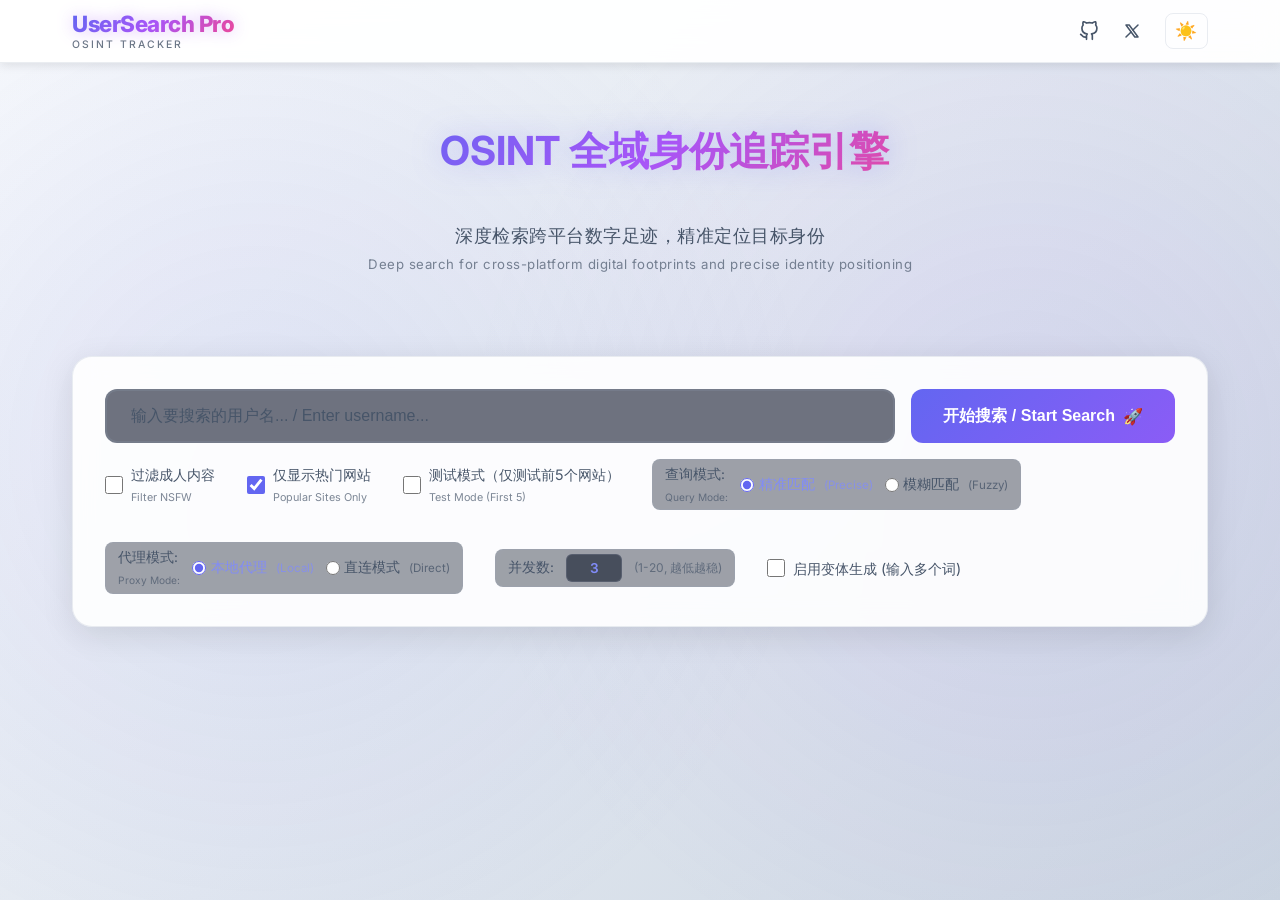
<file: index.html>
<!DOCTYPE html>
<html lang="zh-CN">
<head>
    <meta charset="UTF-8">
    <meta name="viewport" content="width=device-width, initial-scale=1.0">
    <title>用户名检索工具 | Username Checker</title>
    <link rel="preconnect" href="https://fonts.googleapis.com">
    <link rel="preconnect" href="https://fonts.gstatic.com" crossorigin>
    <link href="https://fonts.googleapis.com/css2?family=Inter:wght@300;400;500;600;700&display=swap" rel="stylesheet">
    <link rel="stylesheet" href="css/styles.css">
</head>
<body>
    <!-- 顶部导航栏 -->
    <nav class="top-nav">
        <div class="nav-container">
            <div class="nav-brand">
                <span class="brand-name">UserSearch Pro</span>
                <span class="brand-subtitle">OSINT Tracker</span>
            </div>
            <div class="nav-links">
                <a href="https://github.com/qwerasdzx-123" target="_blank" class="nav-link" title="GitHub">
                    <svg class="social-icon" viewBox="0 0 24 24" width="20" height="20" stroke="currentColor" stroke-width="2" fill="none" stroke-linecap="round" stroke-linejoin="round"><path d="M9 19c-5 1.5-5-2.5-7-3m14 6v-3.87a3.37 3.37 0 0 0-.94-2.61c3.14-.35 6.44-1.54 6.44-7A5.44 5.44 0 0 0 20 4.77 5.07 5.07 0 0 0 19.91 1S18.73.65 16 2.48a13.38 13.38 0 0 0-7 0C6.27.65 5.09 1 5.09 1A5.07 5.07 0 0 0 5 4.77a5.44 5.44 0 0 0-1.5 3.78c0 5.42 3.3 6.61 6.44 7A3.37 3.37 0 0 0 9 18.13V22"></path></svg>
                </a>
                <a href="https://x.com/kalaspace002" target="_blank" class="nav-link" title="X (Twitter)">
                    <svg class="social-icon" viewBox="0 0 24 24" width="18" height="18" stroke="currentColor" stroke-width="2" fill="none" stroke-linecap="round" stroke-linejoin="round"><path d="M4 4l11.733 16h4.267l-11.733 -16z" /><path d="M4 20l6.768 -6.768m2.46 -2.46l6.772 -6.772" /></svg>
                </a>
                <button id="themeToggle" class="theme-toggle" title="切换深色/浅色模式">
                    <span class="toggle-icon">🌙</span>
                </button>
            </div>
        </div>
    </nav>

    <div class="container">
        <header class="header">
            <div class="header-content">
                <h1 class="title">
                    <svg class="brand-icon" viewBox="0 0 24 24" width="32" height="32" stroke="currentColor" stroke-width="1.5" fill="none" stroke-linecap="round" stroke-linejoin="round"><circle cx="12" cy="12" r="10"></circle><path d="M12 2a15.3 15.3 0 0 1 4 10 15.3 15.3 0 0 1-4 10 15.3 15.3 0 0 1-4-10 15.3 15.3 0 0 1 4-10z"></path><path d="M2 12h20"></path></svg>
                    <span class="title-text">
                        OSINT 全域身份追踪引擎
                        <span class="subtitle-en">Advanced OSINT Identity Tracker</span>
                    </span>
                </h1>
                <p class="subtitle">
                    深度检索跨平台数字足迹，精准定位目标身份
                    <span class="subtitle-en">Deep search for cross-platform digital footprints and precise identity positioning</span>
                </p>
            </div>
        </header>

        <main class="main">
            <section class="search-section">
                <div class="search-box">
                    <input 
                        type="text" 
                        id="usernameInput" 
                        class="search-input" 
                        placeholder="输入要搜索的用户名... / Enter username..."
                        autocomplete="off"
                    >
                    <button id="searchBtn" class="search-btn">
                        <span class="btn-text">开始搜索 / Start Search</span>
                        <span class="btn-icon">🚀</span>
                    </button>
                </div>
                <div class="search-options">
                    <label class="checkbox-label">
                        <input type="checkbox" id="filterNSFW">
                        <span class="checkbox-text">
                            过滤成人内容
                            <span class="text-en">Filter NSFW</span>
                        </span>
                    </label>
                    <label class="checkbox-label">
                        <input type="checkbox" id="onlyPopular" checked>
                        <span class="checkbox-text">
                            仅显示热门网站
                            <span class="text-en">Popular Sites Only</span>
                        </span>
                    </label>
                    <label class="checkbox-label">
                        <input type="checkbox" id="testMode">
                        <span class="checkbox-text">
                            测试模式（仅测试前5个网站）
                            <span class="text-en">Test Mode (First 5)</span>
                        </span>
                    </label>
                    <!-- 查询模式切换 -->
                    <div class="mode-switch-group">
                        <span class="mode-label">
                            查询模式:
                            <span class="text-en">Query Mode:</span>
                        </span>
                        <label class="mode-option">
                            <input type="radio" name="searchMode" value="precise" checked>
                            <span class="mode-text">精准匹配 <span class="text-en">(Precise)</span></span>
                        </label>
                        <label class="mode-option">
                            <input type="radio" name="searchMode" value="fuzzy">
                            <span class="mode-text">模糊匹配 <span class="text-en">(Fuzzy)</span></span>
                        </label>
                    </div>
                    <!-- 代理模式切换 -->
                    <div class="mode-switch-group">
                        <span class="mode-label">
                            代理模式:
                            <span class="text-en">Proxy Mode:</span>
                        </span>
                        <label class="mode-option">
                            <input type="radio" name="proxyMode" value="local-proxy" checked>
                            <span class="mode-text">本地代理 <span class="text-en">(Local)</span></span>
                        </label>
                        <label class="mode-option">
                            <input type="radio" name="proxyMode" value="direct">
                            <span class="mode-text">直连模式 <span class="text-en">(Direct)</span></span>
                        </label>
                    </div>
                    <!-- 并发数设置 -->
                    <div class="mode-switch-group">
                        <span class="mode-label">并发数:</span>
                        <input type="number" id="concurrencyInput" class="concurrency-input" min="1" max="20" value="3" title="设置同时查询的网站数量（1-20），数值越低越稳定">
                        <span class="mode-text" style="font-size:0.75rem;opacity:0.7;">(1-20, 越低越稳)</span>
                    </div>
                    <!-- 变体生成 -->
                    <label class="checkbox-label">
                        <input type="checkbox" id="usePermute">
                        <span class="checkbox-text">启用变体生成 (输入多个词)</span>
                    </label>
                </div>
            </section>

            <section class="progress-section" id="progressSection" style="display: none;">
                <div class="progress-container">
                    <div class="progress-bar">
                        <div class="progress-fill" id="progressFill"></div>
                    </div>
                    <div class="progress-text">
                        <span id="progressText">正在搜索...</span>
                        <span id="progressCount">0/0</span>
                    </div>
                </div>
                <div class="debug-info" id="debugInfo" style="display: none;">
                    <div class="debug-title">调试信息</div>
                    <div class="debug-content" id="debugContent"></div>
                </div>
            </section>

            <section class="stats-section" id="statsSection" style="display: none;">
                <div class="stats-grid">
                    <div class="stat-card found" data-filter="found" title="筛选已注册 / Filter Found">
                        <div class="stat-icon">✓</div>
                        <div class="stat-value" id="foundCount">0</div>
                        <div class="stat-label">
                            已注册
                            <span class="text-en">Found</span>
                        </div>
                    </div>
                    <div class="stat-card not-found" data-filter="not-found" title="筛选未注册 / Filter Not Found">
                        <div class="stat-icon">✗</div>
                        <div class="stat-value" id="notFoundCount">0</div>
                        <div class="stat-label">
                            未注册
                            <span class="text-en">Not Found</span>
                        </div>
                    </div>
                    <div class="stat-card checked active" data-filter="all" title="显示全部 / Show All">
                        <div class="stat-icon">📊</div>
                        <div class="stat-value" id="checkedCount">0</div>
                        <div class="stat-label">
                            已检测
                            <span class="text-en">Checked</span>
                        </div>
                    </div>
                    <div class="stat-card error" data-filter="error" title="筛选失败 / Filter Errors">
                        <div class="stat-icon">⚠</div>
                        <div class="stat-value" id="errorCount">0</div>
                        <div class="stat-label">
                            检测失败
                            <span class="text-en">Errors</span>
                        </div>
                    </div>
                    <div class="stat-card manual-verify" data-filter="manual-verify" title="筛选需验证 / Filter Manual">
                        <div class="stat-icon">❓</div>
                        <div class="stat-value" id="manualVerifyCount">0</div>
                        <div class="stat-label">
                            需验证
                            <span class="text-en">Manual</span>
                        </div>
                    </div>
                </div>
            </section>

            <section class="results-section" id="resultsSection" style="display: none;">
                <div class="results-header">
                    <h2 class="results-title">
                        搜索结果
                        <span class="subtitle-en">Search Results</span>
                    </h2>
                    <div class="export-buttons">
                        <button onclick="window.app.exportResults('json')" class="export-btn json-btn">导出 JSON</button>
                        <button onclick="window.app.exportResults('csv')" class="export-btn csv-btn">导出 CSV</button>
                    </div>
                </div>
                <div class="results-list" id="resultsList"></div>
            </section>

        </main>
    </div>

    <script src="js/shared-constants.js"></script>
    <script src="js/app.js"></script>
</body>
</html>
</file>
<file: css/styles.css>
* {
    margin: 0;
    padding: 0;
    box-sizing: border-box;
}

:root {
    /* 深色模式变量（默认） */
    --primary-color: #6366f1;
    --primary-hover: #818cf8;
    --success-color: #10b981;
    --error-color: #ef4444;
    --warning-color: #f59e0b;
    --bg-dark: #0f172a;
    --bg-card: rgba(30, 41, 59, 0.8);
    --bg-card-hover: rgba(51, 65, 85, 0.9);
    --text-primary: #f1f5f9;
    --text-secondary: #94a3b8;
    --border-color: rgba(148, 163, 184, 0.1);
    --shadow: 0 8px 32px rgba(0, 0, 0, 0.3);
    --glass-backdrop: blur(12px);
    --nav-bg: rgba(15, 23, 42, 0.95);
}

/* 浅色模式变量 */
body.light-mode {
    --bg-dark: #f8fafc;
    --bg-card: rgba(255, 255, 255, 0.9);
    --bg-card-hover: rgba(241, 245, 249, 0.95);
    --text-primary: #0f172a;
    --text-secondary: #475569;
    --border-color: rgba(148, 163, 184, 0.2);
    --shadow: 0 8px 32px rgba(0, 0, 0, 0.1);
    --nav-bg: rgba(255, 255, 255, 0.95);
}

body {
    font-family: 'Inter', -apple-system, BlinkMacSystemFont, 'Segoe UI', sans-serif;
    background: linear-gradient(135deg, var(--bg-dark) 0%, #1e293b 50%, #334155 100%);
    min-height: 100vh;
    color: var(--text-primary);
    line-height: 1.6;
    transition: background 0.3s ease, color 0.3s ease;
}

body.light-mode {
    background: linear-gradient(135deg, #f8fafc 0%, #e2e8f0 50%, #cbd5e1 100%);
}

body::before {
    content: '';
    position: fixed;
    top: 0;
    left: 0;
    width: 100%;
    height: 100%;
    background: 
        radial-gradient(circle at 20% 50%, rgba(99, 102, 241, 0.1) 0%, transparent 50%),
        radial-gradient(circle at 80% 50%, rgba(139, 92, 246, 0.1) 0%, transparent 50%);
    pointer-events: none;
    z-index: -1;
}

.container {
    max-width: 1200px;
    margin: 0 auto;
    padding: 2rem;
}

.header {
    text-align: center;
    margin-bottom: 3rem;
    padding: 2rem 0;
    animation: fadeInDown 0.6s ease-out;
}

.header-content {
    display: inline-block;
}

.title {
    font-size: 2.5rem;
    font-weight: 700;
    background: linear-gradient(135deg, #6366f1, #a855f7, #ec4899);
    -webkit-background-clip: text;
    -webkit-text-fill-color: transparent;
    background-clip: text;
    margin-bottom: 0.5rem;
    display: flex;
    align-items: center;
    justify-content: center;
    gap: 1rem;
    filter: drop-shadow(0 0 15px rgba(99, 102, 241, 0.3));
}

.brand-icon {
    stroke: url(#gradient-fill);
    animation: radar-scan 3s infinite linear;
    flex-shrink: 0;
}

@keyframes radar-scan {
    0% { transform: rotate(0deg); }
    100% { transform: rotate(360deg); }
}

.title-text {
    display: flex;
    flex-direction: column;
    line-height: 1.2;
}

.title-icon {
    -webkit-text-fill-color: initial;
    background: none;
}

.subtitle-en, .text-en {
    display: block;
    font-size: 0.75em;
    opacity: 0.7;
    font-weight: 400;
    margin-top: 0.2rem;
}

.mode-text .text-en {
    display: inline;
    font-size: 0.85em;
    opacity: 0.8;
    margin-left: 0.3rem;
}

/* 顶部导航栏样式 */
.top-nav {
    background: var(--nav-bg);
    backdrop-filter: var(--glass-backdrop);
    border-bottom: 1px solid var(--border-color);
    position: sticky;
    top: 0;
    z-index: 1000;
    box-shadow: 0 2px 10px rgba(0, 0, 0, 0.1);
}

.nav-container {
    max-width: 1200px;
    margin: 0 auto;
    padding: 0.75rem 2rem;
    display: flex;
    justify-content: space-between;
    align-items: center;
}

.nav-brand {
    font-size: 1.4rem;
    font-weight: 800;
    letter-spacing: -0.5px;
    display: flex;
    flex-direction: column;
    line-height: 1.1;
}

.brand-name {
    background: linear-gradient(135deg, #6366f1, #a855f7, #ec4899);
    -webkit-background-clip: text;
    -webkit-text-fill-color: transparent;
    background-clip: text;
    filter: drop-shadow(0 0 8px rgba(168, 85, 247, 0.4));
}

.brand-subtitle {
    font-size: 0.65rem;
    color: var(--text-secondary);
    font-weight: 500;
    letter-spacing: 2px;
    text-transform: uppercase;
    opacity: 0.8;
    margin-top: 2px;
}

.nav-links {
    display: flex;
    align-items: center;
    gap: 1.5rem;
}

.nav-link {
    color: var(--text-secondary);
    text-decoration: none;
    font-weight: 500;
    transition: all 0.2s ease;
    display: flex;
    align-items: center;
}

.nav-link:hover {
    color: var(--primary-color);
    transform: translateY(-1px);
}

.social-icon {
    fill: none;
    stroke: currentColor;
    transition: stroke 0.2s ease;
}

.theme-toggle {
    background: none;
    border: 1px solid var(--border-color);
    border-radius: 8px;
    padding: 0.4rem 0.6rem;
    cursor: pointer;
    transition: all 0.2s ease;
    font-size: 1.1rem;
}

.theme-toggle:hover {
    background: var(--bg-card-hover);
    border-color: var(--primary-color);
}

.subtitle {
    font-size: 1.1rem;
    color: var(--text-secondary);
    font-weight: 400;
    letter-spacing: 0.5px;
}

.main {
    animation: fadeInUp 0.6s ease-out 0.2s backwards;
}

.search-section {
    background: var(--bg-card);
    backdrop-filter: var(--glass-backdrop);
    border: 1px solid var(--border-color);
    border-radius: 20px;
    padding: 2rem;
    box-shadow: var(--shadow);
    margin-bottom: 2rem;
}

.search-box {
    display: flex;
    gap: 1rem;
    margin-bottom: 1rem;
}

.search-input {
    flex: 1;
    padding: 1rem 1.5rem;
    font-size: 1rem;
    border: 2px solid var(--border-color);
    border-radius: 12px;
    background: rgba(15, 23, 42, 0.6);
    color: var(--text-primary);
    transition: all 0.3s ease;
}

.search-input:focus {
    outline: none;
    border-color: var(--primary-color);
    box-shadow: 0 0 0 4px rgba(99, 102, 241, 0.1);
}

.search-input::placeholder {
    color: var(--text-secondary);
}

.search-btn {
    padding: 1rem 2rem;
    font-size: 1rem;
    font-weight: 600;
    border: none;
    border-radius: 12px;
    background: linear-gradient(135deg, var(--primary-color), #8b5cf6);
    color: white;
    cursor: pointer;
    transition: all 0.3s ease;
    display: flex;
    align-items: center;
    gap: 0.5rem;
    white-space: nowrap;
}

.search-btn:hover {
    transform: translateY(-2px);
    box-shadow: 0 8px 20px rgba(99, 102, 241, 0.3);
}

.search-btn:active {
    transform: translateY(0);
}

.search-btn:disabled {
    opacity: 0.6;
    cursor: not-allowed;
    transform: none;
}

.search-options {
    display: flex;
    gap: 2rem;
    flex-wrap: wrap;
    align-items: center;
}

/* 模式切换组 */
.mode-switch-group {
    display: flex;
    align-items: center;
    gap: 0.75rem;
    padding: 0.25rem 0.75rem;
    background: rgba(15, 23, 42, 0.4);
    border-radius: 8px;
    border: 1px solid var(--border-color);
}

.mode-label {
    font-size: 0.85rem;
    color: var(--text-secondary);
    white-space: nowrap;
}

.mode-option {
    display: flex;
    align-items: center;
    gap: 0.3rem;
    cursor: pointer;
    user-select: none;
}

.mode-option input[type="radio"] {
    width: 14px;
    height: 14px;
    accent-color: var(--primary-color);
    cursor: pointer;
}

.mode-text {
    font-size: 0.85rem;
    color: var(--text-secondary);
    white-space: nowrap;
}

.mode-option input[type="radio"]:checked + .mode-text {
    color: var(--primary-hover);
    font-weight: 500;
}

.checkbox-label {
    display: flex;
    align-items: center;
    gap: 0.5rem;
    cursor: pointer;
    user-select: none;
}

.checkbox-label input[type="checkbox"] {
    width: 18px;
    height: 18px;
    accent-color: var(--primary-color);
    cursor: pointer;
}

.checkbox-text {
    font-size: 0.9rem;
    color: var(--text-secondary);
}

.progress-section {
    background: var(--bg-card);
    backdrop-filter: var(--glass-backdrop);
    border: 1px solid var(--border-color);
    border-radius: 20px;
    padding: 1.5rem 2rem;
    margin-bottom: 2rem;
    box-shadow: var(--shadow);
}

.progress-container {
    display: flex;
    flex-direction: column;
    gap: 1rem;
}

.progress-bar {
    width: 100%;
    height: 8px;
    background: rgba(15, 23, 42, 0.6);
    border-radius: 4px;
    overflow: hidden;
}

.progress-fill {
    height: 100%;
    background: linear-gradient(90deg, var(--primary-color), #8b5cf6, #ec4899);
    border-radius: 4px;
    transition: width 0.3s ease;
    width: 0%;
}

.progress-text {
    display: flex;
    justify-content: space-between;
    font-size: 0.9rem;
    color: var(--text-secondary);
}

.debug-info {
    margin-top: 1rem;
    padding: 1rem;
    background: rgba(15, 23, 42, 0.6);
    border: 1px solid var(--border-color);
    border-radius: 10px;
    font-size: 0.85rem;
}

.debug-title {
    font-weight: 600;
    color: var(--text-secondary);
    margin-bottom: 0.5rem;
}

.debug-content {
    color: var(--text-primary);
    font-family: monospace;
    white-space: pre-wrap;
    word-break: break-all;
}

.stats-section {
    margin-bottom: 2rem;
}

.stats-grid {
    display: grid;
    grid-template-columns: repeat(auto-fit, minmax(150px, 1fr));
    gap: 1rem;
}

.stat-card {
    background: var(--bg-card);
    backdrop-filter: var(--glass-backdrop);
    border: 1px solid var(--border-color);
    border-radius: 16px;
    padding: 1.5rem;
    text-align: center;
    box-shadow: var(--shadow);
    transition: all 0.3s ease;
    cursor: pointer;
}

.stat-card:hover {
    transform: translateY(-4px);
    box-shadow: 0 12px 24px rgba(0, 0, 0, 0.4);
}

.stat-card.active {
    transform: translateY(-2px) scale(1.03);
    box-shadow: 0 8px 20px rgba(99, 102, 241, 0.35);
}

.stat-card.found {
    border-color: rgba(16, 185, 129, 0.3);
}
.stat-card.found.active {
    border-color: rgba(16, 185, 129, 0.7);
    box-shadow: 0 8px 20px rgba(16, 185, 129, 0.3);
}

.stat-card.not-found {
    border-color: rgba(239, 68, 68, 0.3);
}
.stat-card.not-found.active {
    border-color: rgba(239, 68, 68, 0.7);
    box-shadow: 0 8px 20px rgba(239, 68, 68, 0.3);
}

.stat-card.checked {
    border-color: rgba(99, 102, 241, 0.3);
}
.stat-card.checked.active {
    border-color: rgba(99, 102, 241, 0.7);
}

.stat-card.error {
    border-color: rgba(245, 158, 11, 0.3);
}
.stat-card.error.active {
    border-color: rgba(245, 158, 11, 0.7);
    box-shadow: 0 8px 20px rgba(245, 158, 11, 0.3);
}

.stat-card.manual-verify {
    border-color: rgba(168, 85, 247, 0.3);
}
.stat-card.manual-verify.active {
    border-color: rgba(168, 85, 247, 0.7);
    box-shadow: 0 8px 20px rgba(168, 85, 247, 0.3);
}

.stat-icon {
    font-size: 2rem;
    margin-bottom: 0.5rem;
}

.stat-value {
    font-size: 2rem;
    font-weight: 700;
    margin-bottom: 0.25rem;
}

.stat-label {
    font-size: 0.9rem;
    color: var(--text-secondary);
}

.results-section {
    background: var(--bg-card);
    backdrop-filter: var(--glass-backdrop);
    border: 1px solid var(--border-color);
    border-radius: 20px;
    padding: 2rem;
    box-shadow: var(--shadow);
}

.results-header {
    display: flex;
    justify-content: space-between;
    align-items: center;
    margin-bottom: 2rem;
    flex-wrap: wrap;
    gap: 1rem;
}

.export-buttons {
    display: flex;
    gap: 0.75rem;
}

.export-btn {
    padding: 0.5rem 1rem;
    border: none;
    border-radius: 6px;
    font-size: 0.875rem;
    font-weight: 500;
    cursor: pointer;
    transition: all 0.2s;
}

.json-btn {
    background-color: #3b82f6;
    color: white;
}

.json-btn:hover {
    background-color: #2563eb;
}

.csv-btn {
    background-color: #10b981;
    color: white;
}

.csv-btn:hover {
    background-color: #059669;
}

.results-title {
    font-size: 1.5rem;
    font-weight: 600;
}

.results-actions {
    display: flex;
    gap: 1rem;
}

.filter-select {
    padding: 0.75rem 1.5rem;
    font-size: 0.9rem;
    border: 2px solid var(--border-color);
    border-radius: 10px;
    background: rgba(15, 23, 42, 0.6);
    color: var(--text-primary);
    cursor: pointer;
    transition: all 0.3s ease;
}

.filter-select:focus {
    outline: none;
    border-color: var(--primary-color);
}

/* 并发数输入框 */
.concurrency-input {
    width: 56px;
    padding: 0.3rem 0.4rem;
    font-size: 0.85rem;
    font-weight: 600;
    border: 1px solid var(--border-color);
    border-radius: 6px;
    background: rgba(15, 23, 42, 0.6);
    color: var(--primary-hover);
    text-align: center;
    font-family: inherit;
    transition: all 0.3s ease;
    -moz-appearance: textfield;
}

.concurrency-input::-webkit-inner-spin-button,
.concurrency-input::-webkit-outer-spin-button {
    -webkit-appearance: none;
    margin: 0;
}

.concurrency-input:focus {
    outline: none;
    border-color: var(--primary-color);
    box-shadow: 0 0 0 3px rgba(99, 102, 241, 0.15);
}

.results-list {
    display: flex;
    flex-direction: column;
    gap: 0.75rem;
}

.result-item {
    background: rgba(15, 23, 42, 0.4);
    border: 1px solid var(--border-color);
    border-radius: 12px;
    padding: 1.25rem;
    display: flex;
    align-items: center;
    gap: 1rem;
    transition: all 0.3s ease;
    animation: slideIn 0.3s ease-out;
}

.result-item:hover {
    background: var(--bg-card-hover);
    transform: translateX(4px);
}

.result-item.found {
    border-left: 4px solid var(--success-color);
}

.result-item.not-found {
    border-left: 4px solid var(--error-color);
}

.result-item.error {
    border-left: 4px solid var(--warning-color);
}

.result-status {
    width: 40px;
    height: 40px;
    border-radius: 10px;
    display: flex;
    align-items: center;
    justify-content: center;
    font-size: 1.2rem;
    font-weight: 700;
    flex-shrink: 0;
}

.result-item.found .result-status {
    background: rgba(16, 185, 129, 0.2);
    color: var(--success-color);
}

.result-item.not-found .result-status {
    background: rgba(239, 68, 68, 0.2);
    color: var(--error-color);
}

.result-item.error .result-status {
    background: rgba(245, 158, 11, 0.2);
    color: var(--warning-color);
}

.result-content {
    flex: 1;
    min-width: 0;
}

.result-name {
    font-weight: 600;
    margin-bottom: 0.25rem;
    display: flex;
    align-items: center;
    gap: 0.5rem;
}

.result-type {
    font-size: 0.8rem;
    padding: 0.2rem 0.5rem;
    background: rgba(99, 102, 241, 0.2);
    border-radius: 4px;
    color: var(--primary-hover);
}

/* 置信度标签 */
.confidence-badge {
    font-size: 0.75rem;
    padding: 0.15rem 0.5rem;
    border-radius: 4px;
    font-weight: 600;
}

.confidence-high {
    background: rgba(16, 185, 129, 0.2);
    color: var(--success-color);
}

.confidence-mid {
    background: rgba(245, 158, 11, 0.2);
    color: var(--warning-color);
}

.confidence-low {
    background: rgba(239, 68, 68, 0.2);
    color: var(--error-color);
}

/* 判定方法标签 */
.method-badge {
    font-size: 0.7rem;
    padding: 0.1rem 0.4rem;
    background: rgba(148, 163, 184, 0.15);
    border-radius: 3px;
    color: var(--text-secondary);
    cursor: help;
}

/* 验证详情行 */
.result-details {
    font-size: 0.75rem;
    color: var(--text-secondary);
    margin-top: 0.2rem;
    opacity: 0.8;
    white-space: nowrap;
    overflow: hidden;
    text-overflow: ellipsis;
}

.result-url {
    font-size: 0.85rem;
    color: var(--text-secondary);
    overflow: hidden;
    text-overflow: ellipsis;
    white-space: nowrap;
}

.result-error {
    font-size: 0.8rem;
    color: var(--warning-color);
    margin-top: 0.25rem;
    font-style: italic;
}

.result-link {
    padding: 0.6rem 1.2rem;
    font-size: 0.85rem;
    font-weight: 500;
    border: 1px solid var(--border-color);
    border-radius: 8px;
    text-decoration: none;
    transition: all 0.3s ease;
    white-space: nowrap;
    cursor: pointer;
}

/* 绿色：确定存在 */
.result-link-found {
    background: rgba(16, 185, 129, 0.15);
    color: var(--success-color);
    border-color: rgba(16, 185, 129, 0.35);
}

.result-link-found:hover {
    background: var(--success-color);
    color: #fff;
    border-color: var(--success-color);
    transform: translateY(-1px);
}

/* 黄色/橙色：需手工验证 */
.result-link-manual {
    background: rgba(245, 158, 11, 0.15);
    color: var(--warning-color);
    border-color: rgba(245, 158, 11, 0.35);
}

.result-link-manual:hover {
    background: var(--warning-color);
    color: #fff;
    border-color: var(--warning-color);
    transform: translateY(-1px);
}

/* 红色：明确不存在 */
.result-link-notfound {
    background: rgba(239, 68, 68, 0.15);
    color: var(--error-color);
    border-color: rgba(239, 68, 68, 0.35);
}

.result-link-notfound:hover {
    background: var(--error-color);
    color: #fff;
    border-color: var(--error-color);
    transform: translateY(-1px);
}

@keyframes fadeInDown {
    from {
        opacity: 0;
        transform: translateY(-20px);
    }
    to {
        opacity: 1;
        transform: translateY(0);
    }
}

@keyframes fadeInUp {
    from {
        opacity: 0;
        transform: translateY(20px);
    }
    to {
        opacity: 1;
        transform: translateY(0);
    }
}

@keyframes slideIn {
    from {
        opacity: 0;
        transform: translateX(-10px);
    }
    to {
        opacity: 1;
        transform: translateX(0);
    }
}

@media (max-width: 768px) {
    .container {
        padding: 1rem;
    }

    .title {
        font-size: 1.8rem;
    }

    .search-box {
        flex-direction: column;
    }

    .search-btn {
        width: 100%;
        justify-content: center;
    }

    .stats-grid {
        grid-template-columns: repeat(2, 1fr);
    }

    .result-item {
        flex-wrap: wrap;
    }

    .result-link {
        width: 100%;
        text-align: center;
    }
}
</file>
